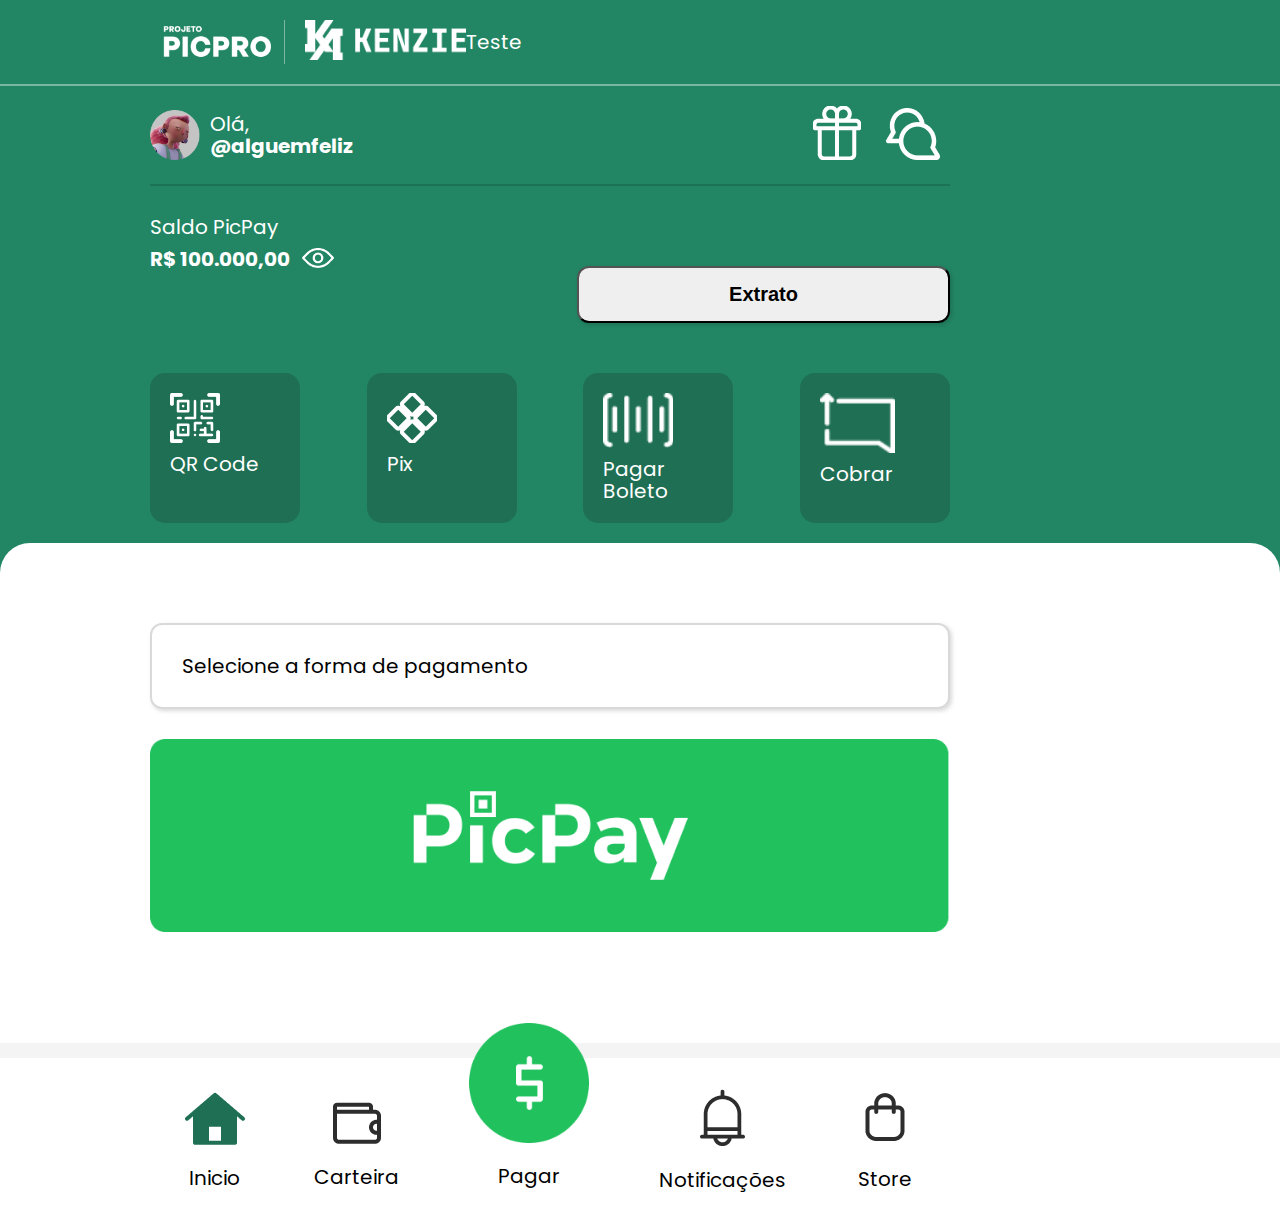
<file: index.html>
<!DOCTYPE html>
<html lang="en">

<head>
    <meta charset="UTF-8">
    <meta http-equiv="X-UA-Compatible" content="IE=edge">
    <meta name="viewport" content="width=device-width, initial-scale=1.0">
    <title>PicPro | Picpay & Kenzie</title>
    <link rel="preconnect" href="https://fonts.googleapis.com">
    <link rel="preconnect" href="https://fonts.gstatic.com" crossorigin>
    <link href="https://fonts.googleapis.com/css2?family=Poppins:wght@300;600&display=swap" rel="stylesheet">
    <link rel="stylesheet" href="./assets/css/reset.css">
    <link rel="stylesheet" href="./assets/css/style.css">
</head>

<body>

    <!--Cabeçalho-->
    <header class="cabecalho">

        <div class="container">

            <figure class="cabecalho_logoPicPro">
                <img src="./assets/img/logo-picpro.png" alt="Logo PicPro">
            </figure>

            <figure class="cabecalho_logoKenzie">
                <img src="./assets/img/logo-kenzie.png" alt="Logo Kenzie">
            </figure>

            <p>Teste</p>

        </div>

    </header>

    <!--Conteúdo Principal-->
    <main class="main">

        <section class="secaoDetalhesdaConta">

            <div class="container">

                <div class="secaoDetalhesdaConta_sobreUsuario">
                    <div class="secaoDetalhesdaConta_sobreUsuario_Dados">
                        <img src="./assets/img/usuario.png" alt="Ícone do Usuário">
                        <p>Olá,<strong>@alguemfeliz</strong></p>
                    </div>

                    <div class="secaoDetalhesdaConta_sobreUsuario_icones">
                        <img src="./assets/img/presente.png" alt="Ícone Presente">
                        <img src="./assets/img/chat.png" alt="Ícone Chat">
                    </div>
                </div>

                <div class="secaoDetalhesdaConta_sobreSaldo">
                    <div class="secaoDetalhesdaConta_sobreSaldo_saldo">
                        <div class="secaoDetalhesdaConta_sobreSaldo_saldo_texto">
                            <p>Saldo PicPay </p>
                        </div>
                        <div class="secaoDetalhesdaConta_sobreSaldo_saldo_valor">
                            <p><strong>R$ 100.000,00</strong></p>
                            <img src="./assets/img/visualizar.png" alt="Ícone Vizualizar">
                        </div>

                    </div>
                    <div class="secaoDetalhesdaConta_sobreSaldo_btn">
                        <button>Extrato</button>
                    </div>
                </div>

                <ul class="secaoDetalhesdaConta_sobreTransacoes">
                    <li class="secaoDetalhesdaConta_itemTransacao secaoDetalhesdaConta_itemTransacao_qrCode" id="1">
                        <figure>
                            <img src="./assets/img/qrcode.png" alt="Ícone QR Code">
                        </figure>
                        <p>QR Code</p>
                    </li>
                    <li class="secaoDetalhesdaConta_itemTransacao secaoDetalhesdaConta_itemTransacao_pix" id="2">
                        <figure>
                            <img src="./assets/img/pix.png" alt="Ícone Pix">
                        </figure>
                        <p>Pix</p>
                    </li>
                    <li class="secaoDetalhesdaConta_itemTransacao secaoDetalhesdaConta_itemTransacao_boleto" id="3">
                        <figure>
                            <img src="./assets/img/codigo.png" alt="Ícone Boleto">
                        </figure>
                        <p>Pagar Boleto</p>
                    </li>
                    <li class="secaoDetalhesdaConta_itemTransacao secaoDetalhesdaConta_itemTransacao_cobrar" id="4">
                        <figure>
                            <img src="./assets/img/cobrar-icon.png" alt="">
                        </figure>
                        <p>Cobrar</p>
                    </li>
                </ul>

            </div>

        </section>

        <section class="secaoTransacao">

            <!--div geral-->
            <div class="container">

                <!-- div selecione forma de pagamento -->
                <div class="secaoTransacao_avisoSelecao mostrar">
                    <p>Selecione a forma de pagamento</p>
                    <img src="./assets/img/banner.png" alt="Banner PicPay">
                </div>

                <!-- div do qrcode -->
                <div data-id="1" class="secaoTransacao_QrCode">
                    <img src="./assets/img/qrcode-imagem.png" alt="Imagem QR Code">
                    <p>@alguemfeliz</p>
                    <button>Cobre um amigo</button>
                    <a href="">Compartilhar meu código</a>
                </div>

                <!-- div do pix -->
                <div data-id="2" class="secaoTransacao_Pix">
                    <img src="./assets/img/pix-logo.png" alt="Logo Pix">
                    <div class="secaoTransacao_boxOpcao">
                        <img src="./assets/img/pix1.png" alt="ìcone Opção Pix">
                        <p>Insira um código Pix Copia e Cola para enviar um pagamento.</p>
                    </div>
                    <div class="secaoTransacao_boxOpcao">
                        <img src="./assets/img/pix2.png" alt="ìcone Opção Pix">
                        <p>Insira um código Pix Copia e Cola para enviar um pagamento.</p>
                    </div>
                </div>

                <!-- div de boleto -->
                <div data-id="3" class="secaoTransacao_pagarBoleto">
                    <img src="./assets/img/boleto.png" alt="Ícone Boleto">
                    <h2>Pagar com código de barras</h2>
                    <p>
                        Você pode parcelar em até 12x no cartão ou usar seu saldo em
                        carteira pra pagar à vista.
                    </p>
                    <input type="text" placeholder="Insira o código de barras">
                </div>

                <!--div Cobrar-->
                <div data-id="4" class="secaoTransacao_cobrar">
                    <img src="./assets/img/cobrar.png" alt="Ícone Cobrar">
                    <h2>Cobrar</h2>
                    <p>Divida a conta com os amigos de forma fácil.</p>
                    <div class="secaoTransacao_boxOpcao">
                        <img src="./assets/img/picpay-icon.png" alt="Ícone PicPay">
                        <p>
                            <strong>Amigos do PicPay</strong>
                            Divida e acompanhe um gasto com pessoas por aqui.
                        </p>
                    </div>
                </div>

            </div>

        </section>

        <!--Rodapé-->
        <footer class="rodape">

            <div class="container">

                <ul class="rodape_menuPrincipal">

                    <li class="rodape_menuItem">
                        <a href="#">
                            <img src="./assets/img/inicio.png" alt="Ícone Inicio">
                            <p>Inicio</p>
                        </a>
                    </li>

                    <li class="rodape_menuItem rodape_menuItem_carteira">
                        <a href="#">
                            <img src="./assets/img/carteira-icon.png" alt="Ícone Carteira">
                            <p>Carteira</p>
                        </a>
                    </li>

                    <li class="rodape_menuItem_rodape_menuItem--pagar">
                        <a href="#">
                            <img src="./assets/img/pagar.png" alt="Ícone Pagar">
                            <p>Pagar</p>
                        </a>
                    </li>

                    <li class="rodape_menuItem">
                        <a href="#">
                            <img src="./assets/img/notificacao.png" alt="Ícone Notificação">
                            <p>Notificações</p>
                        </a>
                    </li>

                    <li class="rodape_menuItem">
                        <a href="#">
                            <img src="./assets/img/bolsa.png" alt="ìcone Store">
                            <p>Store</p>
                        </a>
                    </li>

                </ul>

            </div>

        </footer>

    </main>
    <script src="./assets/js/script.js"></script>
</body>

</html>
</file>
<file: assets/css/style.css>
body {
    background-color: #228664;
    font-family: 'Poppins', sans-serif;
    color: #fff;
    font-size: 20px;
    line-height: 22px;
}

.container {
    width: 100%;
    max-width: 800px;
    margin: 0 150px;
}

.cabecalho {
    border-bottom: 2px solid rgba(255, 255, 255, 0.4);
    padding: 20px 0;
}

.cabecalho .container{
    display: flex;
    align-items: center;
}

.cabecalho .container img {
    width: 100%;
    height: 40px;
}
.cabecalho .container .cabecalho_logoPicPro {
    margin-right: 20px;
    border-right: 1px solid rgba(255, 255, 255, 0.4);
}

.secaoDetalhesdaConta_sobreUsuario {
    display: flex;
    align-items: center;
    padding: 20px 0;
    border-bottom: 2px solid rgba(0, 0, 0, 0.15);
    justify-content: space-between;
}

.secaoDetalhesdaConta_sobreUsuario_Dados {
    display: flex;
    align-items: center;    
}

.secaoDetalhesdaConta_sobreUsuario_Dados img {
    width: 50px;
    height: 50px;
}

.secaoDetalhesdaConta_sobreUsuario .secaoDetalhesdaConta_sobreUsuario_Dados p {
    margin-left: 10px;
}

.secaoDetalhesdaConta_sobreUsuario .secaoDetalhesdaConta_sobreUsuario_Dados p strong {
    font-weight: bold;
    display: block;
}

.secaoDetalhesdaConta_sobreUsuario_icones img {
    margin: 0 10px;
}

.secaoDetalhesdaConta_sobreSaldo {
    display: flex;
    justify-content: space-between;
    margin: 30px 0;
    width: auto;
}

.secaoDetalhesdaConta_sobreSaldo_saldo_valor {
    width: 300px;
}
.secaoDetalhesdaConta_sobreSaldo_saldo p strong {
    font-weight: bold;
    float: left;
    padding: 10px 0 10px 0 ;
}

.secaoDetalhesdaConta_sobreSaldo_saldo img {
   width: auto;
   height: 30px;
   padding-top: 10px;
   margin-left: 12px;
}

.secaoDetalhesdaConta_sobreSaldo_btn button {
    margin: 50px 0 20px;
    padding: 15px 150px;
    border-radius: 12px;
    font-size: 20px;
    font-weight: bold;
    box-shadow: 2px 2px 4px rgba(0, 0, 0, 0.15);
    cursor: pointer;
}

.secaoDetalhesdaConta_sobreTransacoes {
    display: flex;
    justify-content: space-between;
    margin: 20px 0;
}

.secaoDetalhesdaConta_itemTransacao {
    background-color: #1F6F54;
    border-radius: 15px;
    height: 150px;
    width: 150px;
    padding: 20px;
    margin-top: 20p
}

.secaoDetalhesdaConta_itemTransacao:hover {
    background-color: #fff;
    color: #228664;
    cursor: pointer;
}

.secaoDetalhesdaConta_itemTransacao_qrCode:hover figure {
    background-image: url("../img/qrcode-verde.png");
    background-repeat: no-repeat;
}
.secaoDetalhesdaConta_itemTransacao_qrCode figure {
    background-image: url("../img/qrcode.png");
    background-repeat: no-repeat;
    background-size: cover;
    height: 50px;
    width: 50px;
    margin-bottom: 10px;
}

.secaoDetalhesdaConta_itemTransacao_pix:hover figure {
    background-image: url("../img/pix-verde.png");
    background-repeat: no-repeat;
}

.secaoDetalhesdaConta_itemTransacao_pix figure {
    background-image: url("../img/pix.png");
    background-repeat: no-repeat;
    background-size: cover;
    height: 50px;
    width: 50px;
    margin-bottom: 10px;
}

.secaoDetalhesdaConta_itemTransacao_boleto:hover figure {
    background-image: url("../img/boleto-verde.png");
    background-repeat: no-repeat;
}

.secaoDetalhesdaConta_itemTransacao_boleto figure {
    background-image: url("../img/codigo.png");
    background-repeat: no-repeat;
    background-size: cover;
    height: 55px;
    width: 70px;
    margin-bottom: 10px;
}

.secaoDetalhesdaConta_itemTransacao_cobrar:hover figure {
    background-image: url("../img/cobrar-verde.png");
    background-repeat: no-repeat;
}

.secaoDetalhesdaConta_itemTransacao_cobrar figure {
    background-image: url("../img/cobrar-icon.png");
    background-repeat: no-repeat;
    background-size: cover;
    height: 60px;
    width: 75px;
    margin-bottom: 10px;
}

.secaoDetalhesdaConta_itemTransacao figure img {
    width: 100%;
    max-width: 60px;
    height: 60px;
    opacity: 0;
    margin: 2px;
}

.secaoTransacao {
    background-color: #fff;
    color: black;
    border-radius: 30px 30px 0 0;
    padding: 30px 0;
    height: 500px;
}
.secaoTransacao .container div {
    display: none;
}

.secaoTransacao .container .mostrar {
    display: block;
}

.container .secaoTransacao_avisoSelecao {
    padding: 50px 0;
    display: flex;
    flex-direction: column;
}

.secaoTransacao_avisoSelecao p {
    margin-bottom: 30px;
    font-size: 20px;
    border: 2px solid rgba(0, 0, 0, 0.15);
    border-radius: 12px;
    padding: 30px ;
    box-shadow: 2px 2px 4px rgba(0, 0, 0, 0.15);
}
.secaoTransacao_avisoSelecao img {
    width: 800px;
}

.secaoTransacao .secaoTransacao_QrCode {
    color: black;
    font-weight: bold;
    line-height: 35px;
    text-align: center;
}

.secaoTransacao_QrCode a {
    color: black;
    display: block;
    margin: 20px 0;
    font-weight: bold;
}

.secaoTransacao_QrCode button {
    width: 400px;
    height: 50px;
    background-color: #1F6F54;
    border-radius: 12px;
    box-shadow: 2px 2px 4px rgba(0, 0, 0, 0.15);
    color: #fff;
    font-weight: bold;
    font-size: 18px;
    margin-top: 50px;
    cursor: pointer;
}

.secaoTransacao_boxOpcao {
    display: flex;
    align-items: center;
    border: 2px solid rgba(0, 0, 0, 0.15);
    border-radius: 12px;
    padding: 14px 10px ;
    box-shadow: 2px 2px 4px rgba(0, 0, 0, 0.15);
    margin: 20px 0;
    max-width: 500px;
}


.secaoTransacao_boxOpcao img {
    margin-right: 20px;
}

.secaoTransacao_pagarBoleto h2 {
    font-weight: bold;
    margin-bottom: 20px;
}

.secaoTransacao_pagarBoleto p {
    max-width: 500px;
}

.secaoTransacao_pagarBoleto input {
    width: 100%;
    height: 40px;
    margin: 20px 0 20px 0;
    border: 2px solid #D2D2D2;;
    border-radius: 12px;
    box-shadow: 2px 2px 4px rgba(0, 0, 0, 0.15);
    background-color: #F4F4F4;
    padding-left: 30px;
    font-size: 18px;
}

.secaoTransacao_cobrar h2 {
    font-weight: bold;
    margin-bottom: 20px;
}

.secaoTransacao_boxOpcao p strong{
    font-weight: bold;
    display: block;
}

.secaoTransacao_cobrar .secaoTransacao_boxOpcao img {
    height: 50px;
    margin: 15px 20px;
}

.rodape {
    background-color: #fff;
    border-top: 15px solid #F4F4F4;
}

.rodape_menuPrincipal {
    display: flex;
    align-items: center;
    justify-content: space-around;
    text-align: center;
    line-height: 40px;
}

.rodape_menuItem_carteira {
    transform: translateY(5px);
}

.rodape_menuPrincipal .rodape_menuItem a{
    color: black;
    text-decoration: none;
}

.rodape_menuItem_rodape_menuItem--pagar {
    transform: translateY(-35px);
}

.rodape_menuItem_rodape_menuItem--pagar  img{
    height: 120px;
}

.rodape_menuItem_rodape_menuItem--pagar a{
     color: black;
     text-decoration: none;
}
</file>
